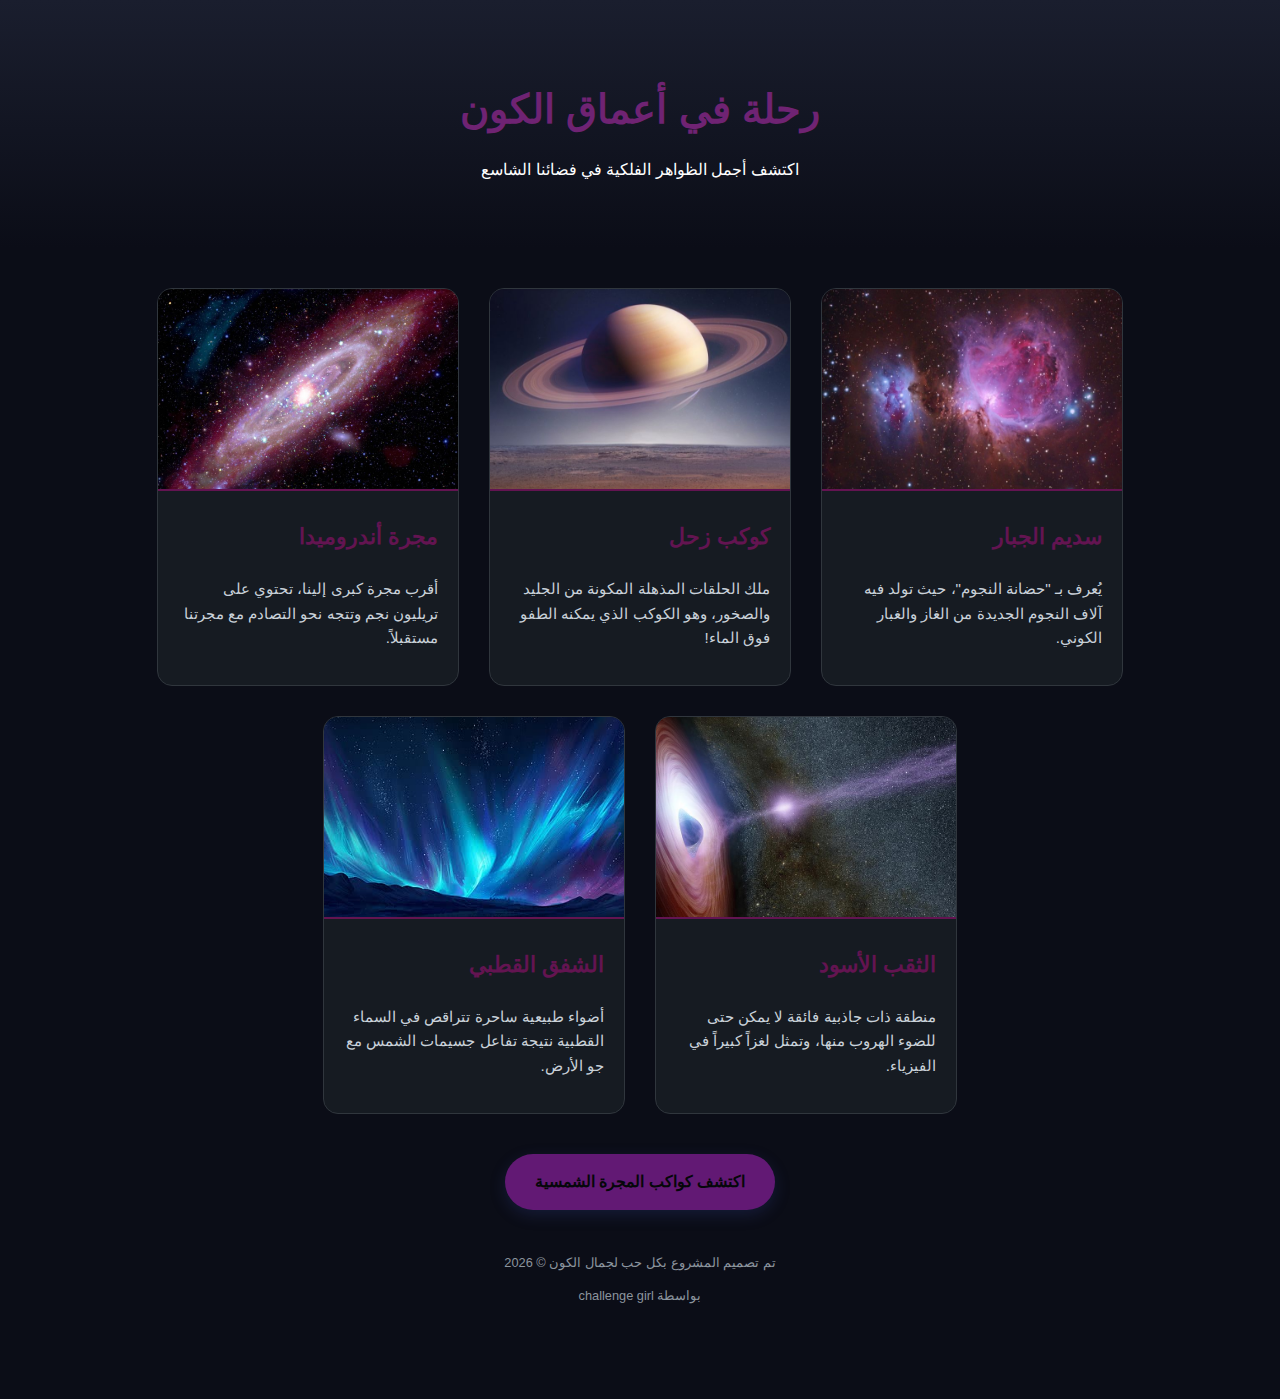
<file: index.html>
<!DOCTYPE html>
<html lang="ar" dir="rtl">
<head>
    <meta charset="UTF-8">
    <meta name="viewport" content="width=device-width, initial-scale=1.0">
    <title>عجائب الفلك الكونية</title>
    <link rel="stylesheet" href="css.css">
</head>
<body>

    <header>
        <h1>رحلة في أعماق الكون</h1>
        <p>اكتشف أجمل الظواهر الفلكية في فضائنا الشاسع</p>
    </header>

    <main class="gallery-container">
        
        <div class="card">
            <div class="card-image">
                <img src="image/s.jpg" alt="سديم الجبار"> </div>
            <div class="card-content">
                <h3>سديم الجبار</h3>
                <p>يُعرف بـ "حضانة النجوم"، حيث تولد فيه آلاف النجوم الجديدة من الغاز والغبار الكوني.</p>
            </div>
        </div>

        <div class="card">
            <div class="card-image">
                <img src="image/z.jpg" alt="كوكب زحل"> </div>
            <div class="card-content">
                <h3>كوكب زحل</h3>
                <p>ملك الحلقات المذهلة المكونة من الجليد والصخور، وهو الكوكب الذي يمكنه الطفو فوق الماء!</p>
            </div>
        </div>

        <div class="card">
            <div class="card-image">
                <img src="image/m.jpg" alt="مجرة أندروميدا"> </div>
            <div class="card-content">
                <h3>مجرة أندروميدا</h3>
                <p>أقرب مجرة كبرى إلينا، تحتوي على تريليون نجم وتتجه نحو التصادم مع مجرتنا مستقبلاً.</p>
            </div>
        </div>

        <div class="card">
            <div class="card-image">
                <img src="image/t.jpg" alt="الثقب الأسود"> </div>
            <div class="card-content">
                <h3>الثقب الأسود</h3>
                <p>منطقة ذات جاذبية فائقة لا يمكن حتى للضوء الهروب منها، وتمثل لغزاً كبيراً في الفيزياء.</p>
            </div>
        </div>

        <div class="card">
            <div class="card-image">
                <img src="image/sh.jpg" alt="الشفق القطبي"> </div>
            <div class="card-content">
                <h3>الشفق القطبي</h3>
                <p>أضواء طبيعية ساحرة تتراقص في السماء القطبية نتيجة تفاعل جسيمات الشمس مع جو الأرض.</p>
            </div>
        </div>

    </main>
 <div style="text-align: center; margin-bottom: 50px;">
        <a href="2.html" class="btn-explore">اكتشف كواكب المجرة الشمسية </a>
    <footer>
        <p>تم تصميم المشروع بكل حب لجمال الكون &copy; 2026</p>
        <p>بواسطة challenge girl </p>
    </footer>
</div>
</body>
</html>
</file>
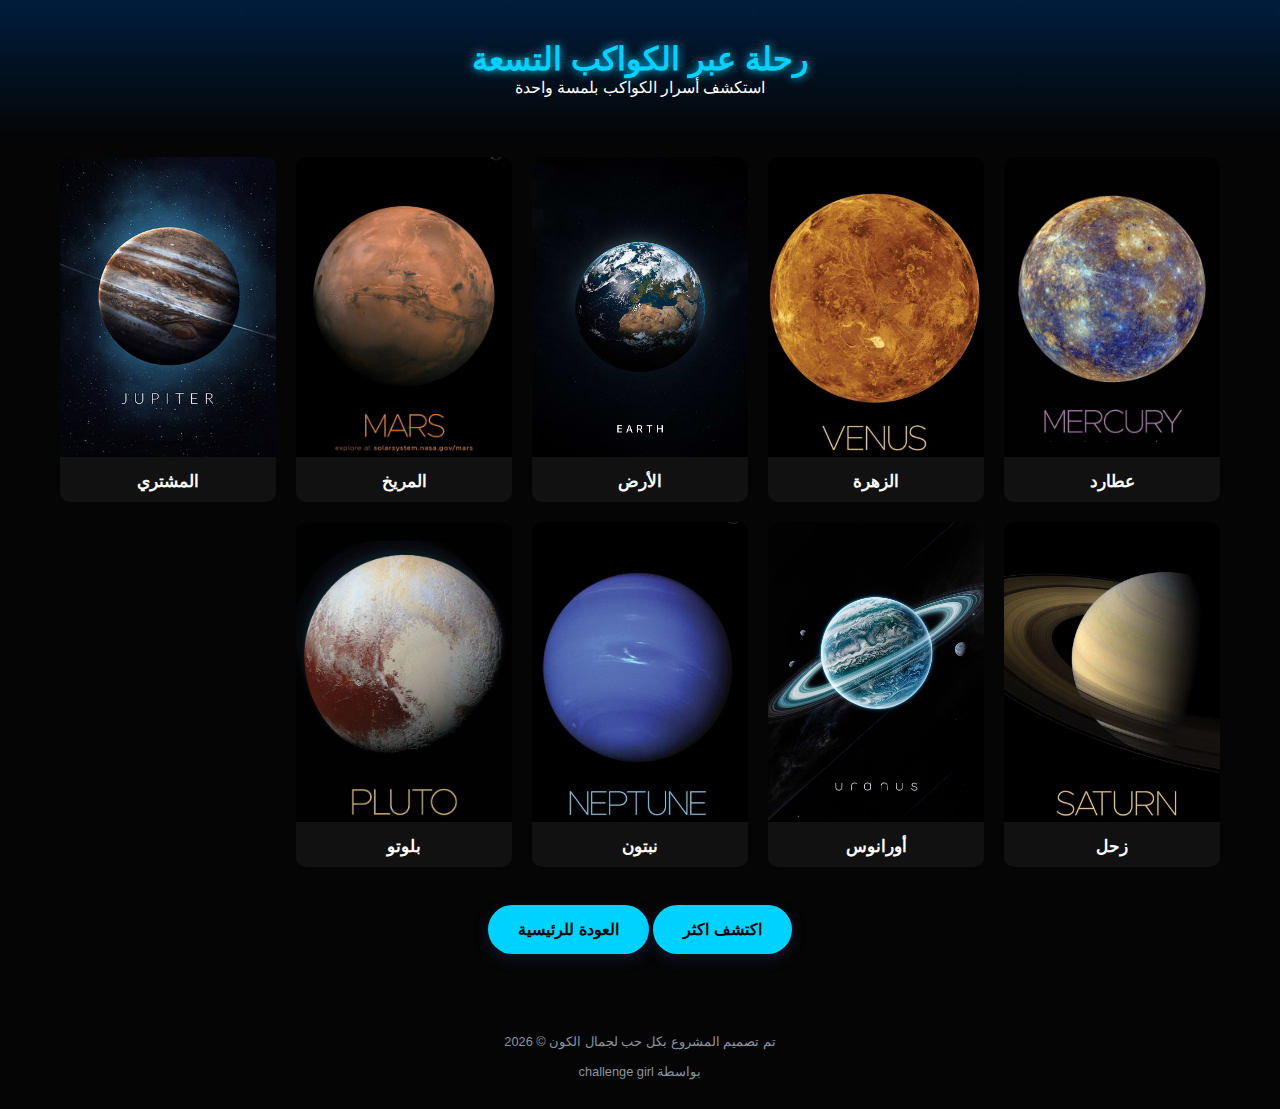
<file: 2.html>
<!DOCTYPE html>
<html lang="ar" dir="rtl">
<head>
    <meta charset="UTF-8">
    <meta name="viewport" content="width=device-width, initial-scale=1.0">
    <title>كواكب المجرة الشمسية</title>
    <link rel="stylesheet" href="2.css">
</head>
<body>

    <header>
        <h1>رحلة عبر الكواكب التسعة</h1>
        <p>استكشف أسرار الكواكب بلمسة واحدة</p>
    </header>

    <main class="gallery-container">
        <div class="planet-card" onclick="openModal();currentSlide(1)">
            <img src="image/mercury.jpg" alt="عطارد">
            <div class="planet-info"><h3>عطارد</h3></div>
        </div>
        <div class="planet-card" onclick="openModal();currentSlide(2)">
            <img src="image/venus.jpg" alt="الزهرة">
            <div class="planet-info"><h3>الزهرة</h3></div>
        </div>
        <div class="planet-card" onclick="openModal();currentSlide(3)">
            <img src="image/Earth1.jpg" alt="الأرض">
            <div class="planet-info"><h3>الأرض</h3></div>
        </div>
        <div class="planet-card" onclick="openModal();currentSlide(4)">
            <img src="image/mars.jpg" alt="المريخ">
            <div class="planet-info"><h3>المريخ</h3></div>
        </div>
        <div class="planet-card" onclick="openModal();currentSlide(5)">
            <img src="image/jupiter.jpg" alt="المشتري">
            <div class="planet-info"><h3>المشتري</h3></div>
        </div>
        <div class="planet-card" onclick="openModal();currentSlide(6)">
            <img src="image/saturn.jpg" alt="زحل">
            <div class="planet-info"><h3>زحل</h3></div>
        </div>
        <div class="planet-card" onclick="openModal();currentSlide(7)">
            <img src="image/u.jpg" alt="أورانوس">
            <div class="planet-info"><h3>أورانوس</h3></div>
        </div>
        <div class="planet-card" onclick="openModal();currentSlide(8)">
            <img src="image/neptune.jpg" alt="نبتون">
            <div class="planet-info"><h3>نبتون</h3></div>
        </div>
        <div class="planet-card" onclick="openModal();currentSlide(9)">
            <img src="image/pluto.jpg" alt="بلوتو">
            <div class="planet-info"><h3>بلوتو</h3></div>
        </div>
    </main>

    <div id="myModal" class="modal">
        <span class="close" onclick="closeModal()">&times;</span>
        <div class="modal-content">
            <div class="mySlides"> <img src="image/mercury.jpg"> <div class="caption"><h2>عطارد</h2><p> أصغر كواكب المجموعة الشمسية وأقربها إلى الشمس، لا يملك غلافاً جوياً يحميه، لذا فسطحه مليء بالفوهات ويشبه القمر تماماً.</p></div> </div>
            <div class="mySlides"> <img src="image/venus.jpg"> <div class="caption"><h2>الزهرة</h2><p>يُعرف بتوأم الأرض لتقارب حجمهما، لكنه جحيم حقيقي؛ فهو أكثر الكواكب حرارة بسبب ظاهرة الاحتباس الحراري الشديدة في غلافه الكثيف.</p></div> </div>
            <div class="mySlides"> <img src="image/Earth1.jpg"> <div class="caption"><h2>الأرض</h2><p>  موطننا الأزرق الفريد، الكوكب الوحيد المعروف الذي تتوفر فيه المياه السائلة والأكسجين، مما يجعله واحة للحياة في هذا الكون الواسع.</p></div> </div>
            <div class="mySlides"> <img src="image/mars.jpg"> <div class="caption"><h2>المريخ</h2><p> " الكوكب الأحمر" الذي لفت أنظار البشر لقرون؛ سطحه يحتوي على أكبر بركان في المجموعة الشمسية (أوليمبوس)، ويعتقد العلماء أنه كان يضم مياهاً يوماً ما . </p></div> </div>
            <div class="mySlides"> <img src="image/jupiter.jpg"> <div class="caption"><h2>المشتري</h2><p> سيد الكواكب وعملاق الغاز، حجمه يتسع لـ 1300 كوكب مثل الأرض، ويتميز بـ "البقعة الحمراء العظيمة" وهي عاصفة ضخمة مستمرة منذ مئات السنين.</p></div> </div>
            <div class="mySlides"> <img src="image/saturn.jpg"> <div class="caption"><h2>زحل</h2><p>أيقونة الجمال الفلكي بفضل حلقاته البديعة المكونة من قطع الثلج والغبار، وهو كوكب قليل الكثافة جداً لدرجة أنه يمكنه الطفو فوق الماء! .</p></div> </div>
            <div class="mySlides"> <img src="image/u.jpg"> <div class="caption"><h2>أورانوس</h2><p>  العملاق الجليدي البارد الذي يتميز بلونه السماوي وميله الجانبي الفريد؛ فهو الكوكب الوحيد الذي يدور "على جنبه" بدلاً من الدوران الرأسي.</p></div> </div>
            <div class="mySlides"> <img src="image/neptune.jpg"> <div class="caption"><h2>نبتون</h2><p>  الكوكب الأزرق العميق والأكثر بعداً، تسكنه أقوى الرياح في المجموعة الشمسية، ويستغرق 165 سنة أرضية ليتم دورة واحدة حول الشمس..</p></div> </div>
            <div class="mySlides"> <img src="image/pluto.jpg"> <div class="caption"><h2>بلوتو</h2><p>  الكوكب القزم الذي يقع في حافة المجموعة (حزام كايبر)، يتميز بقلب جليدي على سطحه وأجواء متجمدة غامضة.</p></div> </div>

            <a class="prev" onclick="plusSlides(-1)">&#10094;</a>
            <a class="next" onclick="plusSlides(1)">&#10095;</a>
        </div>
    </div>

    <script>
        function openModal() { document.getElementById("myModal").style.display = "flex"; }
        function closeModal() { document.getElementById("myModal").style.display = "none"; }
        var slideIndex = 1;
        showSlides(slideIndex);
        function plusSlides(n) { showSlides(slideIndex += n); }
        function currentSlide(n) { showSlides(slideIndex = n); }
        function showSlides(n) {
            var i; var slides = document.getElementsByClassName("mySlides");
            if (n > slides.length) {slideIndex = 1}
            if (n < 1) {slideIndex = slides.length}
            for (i = 0; i < slides.length; i++) { slides[i].style.display = "none"; }
            slides[slideIndex-1].style.display = "block";
        }
    </script>

<br>
    <div style="text-align: center; margin-bottom: 50px;">
       <a href="3.html" class="btn-explore"> اكتشف اكثر </a>            <a href="index.html" class="btn-explore">العودة للرئيسية</a>
    </div>
     <footer>
        <p>تم تصميم المشروع بكل حب لجمال الكون &copy; 2026</p>
        <br>
        <p>بواسطة challenge girl </p>
    </footer>
</body>

</html>
</file>
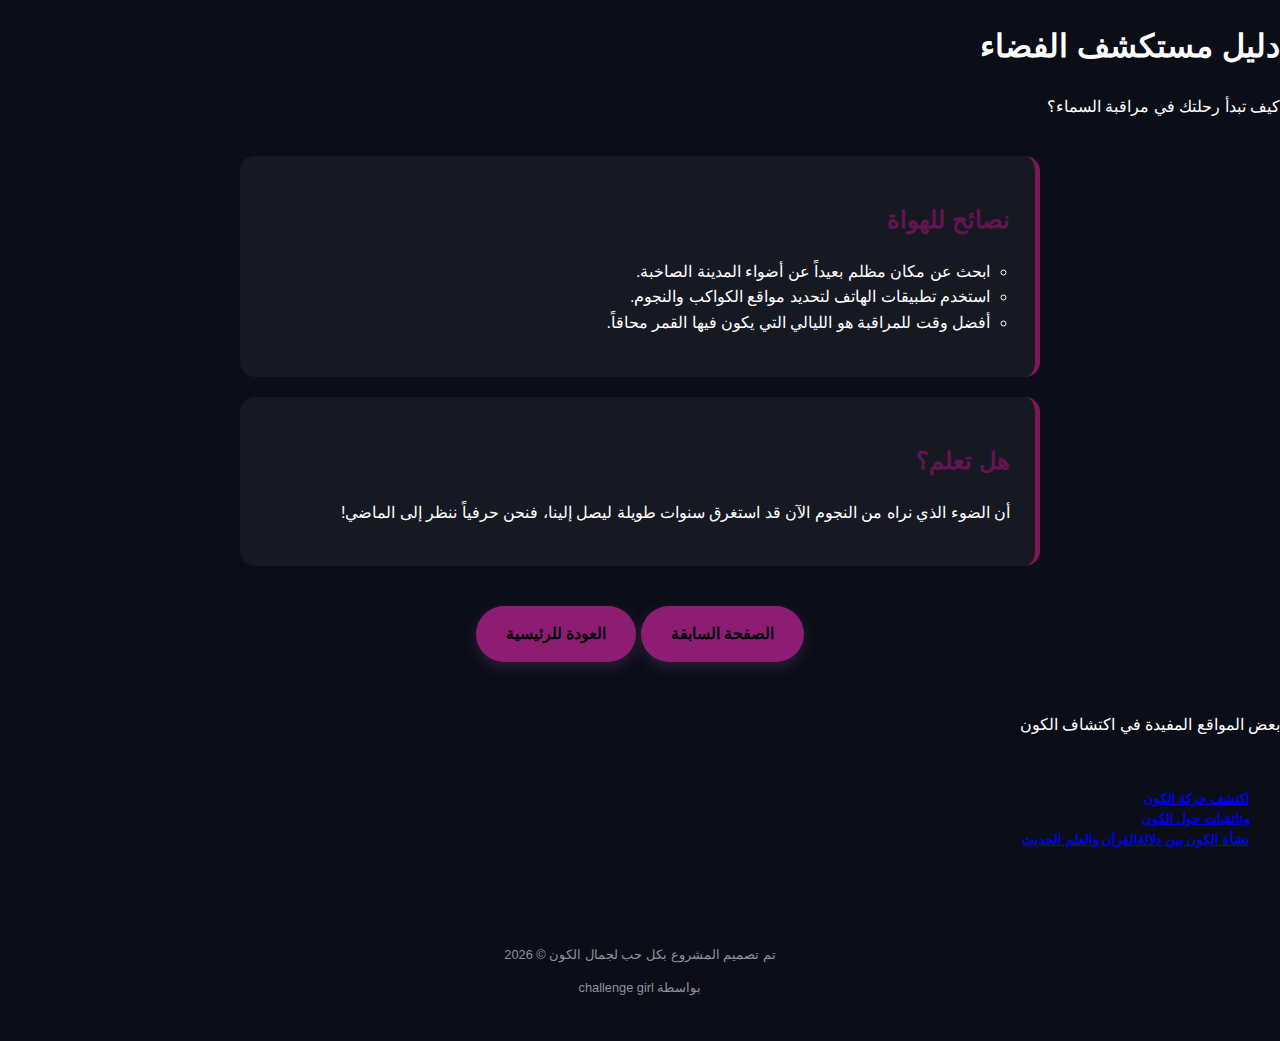
<file: 3.html>
<!DOCTYPE html>
<html lang="ar" dir="rtl">
<head>
    <meta charset="UTF-8">
    <meta name="viewport" content="width=device-width, initial-scale=1.0">
    <title>استكشف المزيد - أسرار الكون</title>
    <link rel="stylesheet" href="3.css">
</head>
<body>

    <header>
        <h1>دليل مستكشف الفضاء</h1>
        <p>كيف تبدأ رحلتك في مراقبة السماء؟</p>
    </header>

    <section class="content-section">
        <div class="info-box">
            <h2>نصائح للهواة</h2>
            <ul>
                <li>ابحث عن مكان مظلم بعيداً عن أضواء المدينة الصاخبة.</li>
                <li>استخدم تطبيقات الهاتف لتحديد مواقع الكواكب والنجوم.</li>
                <li>أفضل وقت للمراقبة هو الليالي التي يكون فيها القمر محاقاً.</li>
            </ul>
        </div>

        <div class="info-box">
            <h2>هل تعلم؟</h2>
            <p>أن الضوء الذي نراه من النجوم الآن قد استغرق سنوات طويلة ليصل إلينا، فنحن حرفياً ننظر إلى الماضي!</p>
        </div>
    </section>

    <div style="text-align: center; margin-bottom: 50px;">
         <a href="2.html" class="btn-explore">  الصفحة السابقة </a> <a href="html.html" class="btn-explore">العودة للرئيسية</a>
    </div>
    <p>بعض المواقع المفيدة في اكتشاف الكون</p>
    <h5>
      <a href="https://now.asharq.com/discovery/shows/how-the-universe-works/"  >  اكتشف حركة الكون </a><br>
      <a href="https://www.youtube.com/playlist?list=PLv4OQjUFgzBT5GVxFAuCMQLVUVIirz0b0" >  وثائقيات حول الكون   </a><br>
      <a href=https://www.islamweb.net/ar/fatwa/16975/%D9%86%D8%B4%D8%A3%D8%A9-%D8%A7%D9%84%D9%83%D9%88%D9%86-%D8%A8%D9%8A%D9%86-%D8%AF%D9%84%D8%A7%D9%84%D8%A9-%D8%A7%D9%84%D9%82%D8%B1%D8%A2%D9%86-%D9%88%D8%A7%D9%84%D8%B9%D9%84%D9%85-%D8%A7%D9%84%D8%AD%D8%AF%D9%8A%D8%AB > نشأة الكون بين دلالةالقرأن والعلم الحديث  </a>
     </h5>
      <footer>
        <p>تم تصميم المشروع بكل حب لجمال الكون &copy; 2026</p>
        <p>بواسطة challenge girl </p>
    </footer>
</body>
</html>
</file>
<file: css.css>
/* تنسيقات عامة */
body {
    margin: 0;
    padding: 0;
    font-family: 'Segoe UI', Tahoma, Geneva, Verdana, sans-serif;
    background-color: #0b0d17; /* لون فضائي غامق */
    color: #ffffff;
    line-height: 1.6;
}

/* الهيدر (العنوان العلوي) */
header {
    text-align: center;
    padding: 50px 20px;
    background: linear-gradient(to bottom, #1a1e2e, #0b0d17);
}

header h1 {
    font-size: 2.5rem;
    color: #6f2373; /* لون ذهبي */
    margin-bottom: 10px;
}

/* حاوية البطاقات */
.gallery-container {
    display: flex;
    flex-wrap: wrap;
    justify-content: center;
    gap: 30px;
    padding: 40px 20px;
}

/* تنسيق البطاقة الواحدة */
.card {
    background-color: #161b22;
    width: 300px;
    border-radius: 15px;
    overflow: hidden;
    transition: transform 0.3s ease, box-shadow 0.3s ease;
    border: 1px solid #30363d;
}

/* تأثير عند تمرير الفأرة على البطاقة */
.card:hover {
    transform: translateY(-10px);
    box-shadow: 0 10px 25px rgba(173, 49, 205, 0.2);
}

/* تنسيق الصورة داخل البطاقة */
.card-image img {
    width: 100%;
    height: 200px;
    object-fit: cover;
    border-bottom: 2px solid #631451;
}

/* محتوى البطاقة (النصوص) */
.card-content {
    padding: 20px;
}

.card-content h3 {
    color: #631451;
    margin-top: 0;
    font-size: 1.4rem;
}

.card-content p {
    font-size: 0.95rem;
    color: #c9d1d9;
}

/* الفوتر */
footer {
    text-align: center;
    padding: 30px;
    color: #8b949e;
    font-size: 0.8rem;
}

.btn-explore {
    display: inline-block;
    padding: 15px 30px;
    background-color: #621974;
    color: #05070a;
    text-decoration: none;
    font-weight: bold;
    border-radius: 50px;
    transition: 0.3s;
    box-shadow: 0 5px 15px rgba(48, 58, 128, 0.3);
}

.btn-explore:hover {
    background-color: #ffffff;
    transform: scale(1.1);
}
</file>
<file: 2.css>
* { box-sizing: border-box; margin: 0; padding: 0; }
body { background: #050505; color: white; font-family: 'Arial', sans-serif; text-align: center; }

header { padding: 40px; background: linear-gradient(to bottom, #001d3d, #050505); }
h1 { color: #00d2ff; text-shadow: 0 0 10px #00d2ff; }

.gallery-container {
    display: grid;
    grid-template-columns: repeat(auto-fit, minmax(180px, 1fr));
    gap: 20px; padding: 20px; max-width: 1200px; margin: auto;
}

.planet-card {
    background: #111; border-radius: 10px; overflow: hidden; cursor: pointer; transition: 0.3s;
}
.planet-card:hover { transform: scale(1.05); box-shadow: 0 0 15px #00d2ff; }

/* هنا نضبط الصور الطولية في البطاقات */
.planet-card img {
    width: 100%;
    height: 300px; /* طول البطاقة */
    object-fit: cover; /* لملء البطاقة بشكل جميل */
}

.planet-info { padding: 10px; font-size: 0.9rem; }

/* Modal */
.modal {
    display: none; position: fixed; z-index: 1000; left: 0; top: 0;
    width: 100%; height: 100%; background: rgba(0,0,0,0.9);
    justify-content: center; align-items: center;
}

.modal-content {
    position: relative; width: 90%; max-width: 500px; /* عرض أقل ليناسب الصور الطولية */
    height: 80vh; display: flex; flex-direction: column;
}

/* ضبط الصورة الطولية داخل العرض الكبير */
.mySlides img {
    width: 100%;
    height: 70vh; /* تأخذ 70% من طول الشاشة */
    object-fit: contain; /* أهم خاصية: تحافظ على طول الصورة دون تمطيط */
    border-radius: 15px;
}

.caption {
    background: rgba(0, 0, 0, 0.7); padding: 15px; border-radius: 0 0 15px 15px;
}

.close { position: absolute; 
    top: 10px; 
    right: 25; 
    font-size: 50px; 
    cursor: pointer; 
    color: white; 
    z-index: 9999;
}
.prev, .next {
    position: absolute;
     top: 50%; 
     padding: 16px; 
     color: #00d2ff;
    font-size: 30px; font-weight: bold; cursor: pointer; user-select: none;
}
.next { left: -60px; }
.prev { right: -60px; }

@media screen and (max-width: 700px) {
    .next, .prev { position: static; display: inline-block; margin: 10px; }
}
.btn-explore {
    display: inline-block;
    padding: 15px 30px;
    background-color: #00d2ff;
    color: #05070a;
    text-decoration: none;
    font-weight: bold;
    border-radius: 50px;
    transition: 0.3s;
    box-shadow: 0 5px 15px rgba(48, 58, 128, 0.3);
}

.btn-explore:hover {
    background-color: #ffffff;
    transform: scale(1.1);
}

/* الفوتر */
footer {
    text-align: center;
    padding: 30px;
    color: #8b949e;
    font-size: 0.8rem;
}
</file>
<file: 3.css>
/* تنسيق زر الانتقال */
body {
    margin: 0;
    padding: 0;
    font-family: 'Segoe UI', Tahoma, Geneva, Verdana, sans-serif;
    background-color: #0b0d17; /* لون فضائي غامق */
    color: #ffffff;
    line-height: 1.6;
}

/* تنسيق محتوى الصفحة الثانية */
.content-section {
    max-width: 800px;
    margin: 0 auto;
    padding: 20px;
}

.info-box {
    background: rgba(255, 255, 255, 0.05);
    padding: 25px;
    border-radius: 15px;
    margin-bottom: 20px;
    border-right: 5px solid #7e1758;
}

.info-box h2 {
    color: #631451;
}

.info-box ul {
    list-style: circle;
    padding-right: 20px;
}
.btn-explore {
    display: inline-block;
    padding: 15px 30px;
    background-color: #8d1d73;
    color: #05070a;
    text-decoration: none;
    font-weight: bold;
    border-radius: 50px;
    transition: 0.3s;
    box-shadow: 0 5px 15px rgba(108, 77, 146, 0.3);
}

.btn-explore:hover {
    background-color: #ffffff;
    transform: scale(1.1);
}
h5 {
    text-align: right;
    padding: 30px;
    color: #fcfdff;
    font-size: 0.8rem;
}
footer {
    text-align: center;
    padding: 30px;
    color: #8b949e;
    font-size: 0.8rem;
}
</file>
